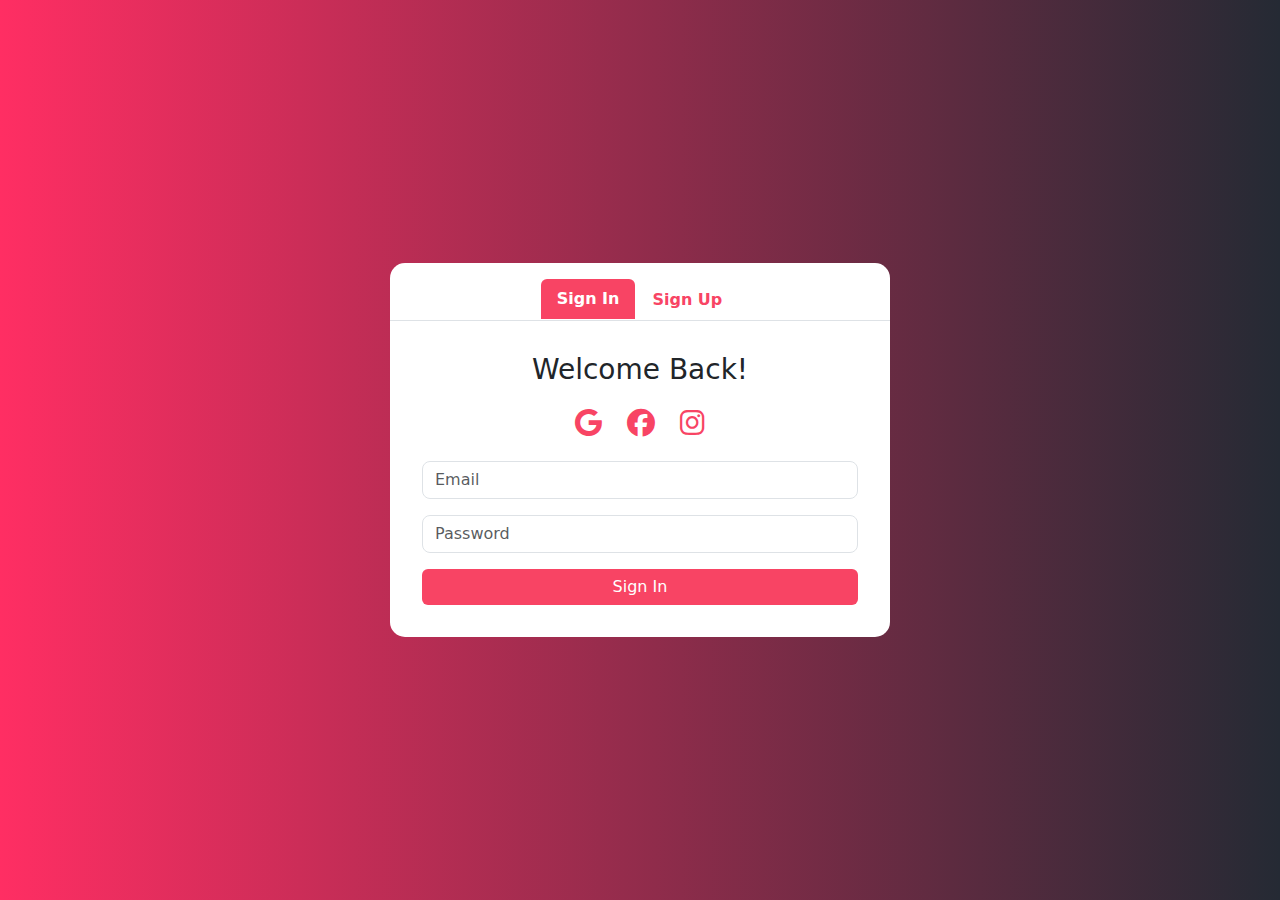
<file: login.html>
<!DOCTYPE html>
<html lang="en">
    
    <head>
        <meta charset="UTF-8" />
        <meta name="viewport" content="width=device-width, initial-scale=1.0" />
        <title>Login</title>
        <link href="https://cdn.jsdelivr.net/npm/bootstrap@5.3.7/dist/css/bootstrap.min.css" rel="stylesheet" />
        <link href="https://cdnjs.cloudflare.com/ajax/libs/font-awesome/6.5.2/css/all.min.css" rel="stylesheet" />
        <script src="https://cdn.jsdelivr.net/npm/bootstrap@5.3.7/dist/js/bootstrap.bundle.min.js" crossorigin="anonymous"></script>
  <style>
    body {
    background: linear-gradient(to right, #ff2e63, #252a34);
      /* background: linear-gradient(to right, #f84464, #ec407a); */
      color: #fff;
      min-height: 100vh;
      display: flex;
      justify-content: center;
      align-items: center;
    }

    .card {
      background-color: white;
      border: none;
      border-radius: 15px;
      overflow: hidden;
      width: 100%;
      max-width: 500px;
    }

    .tab-content {
      padding: 2rem;
    }

    .form-control {
      border-radius: 8px;
    }

    .btn-primary {
      background-color: #f84464;
      border: none;
    }

    .btn-primary:hover {
      background-color: #e53958;
    }

    .social-icons a {
      margin: 0 10px;
      color: #f84464;
      font-size: 1.75rem;
    }

    .nav-tabs .nav-link.active {
      background-color: #f84464;
      color: white;
      border: none;
    }

    .nav-tabs .nav-link {
      color: #f84464;
      font-weight: bold;
    }

    .brand-title {
      font-size: 2rem;
      font-weight: 700;
      color: #f84464;
      text-align: center;
      margin-top: 1rem;
    }

    @media (max-width: 768px) {
      .tab-content {
        padding: 1rem;
      }

      .brand-title {
        font-size: 1.5rem;
      }
    }
  </style>
</head>

<body>
  <div class="card">
    

    <ul class="nav nav-tabs justify-content-center pt-3" id="myTab" >
      <li class="nav-item">
        <button class="nav-link active" id="signin-tab" data-bs-toggle="tab" data-bs-target="#signin" type="button" role="tab">Sign In</button>
      </li>
      <li class="nav-item">
        <button class="nav-link" id="signup-tab" data-bs-toggle="tab" data-bs-target="#signup" type="button" role="tab">Sign Up</button>
      </li>
    </ul>

    <div class="tab-content" id="myTabContent">
      <!-- Sign In -->
      <div class="tab-pane fade show active" id="signin">
        <h3 class="text-center text-dark mb-3">Welcome Back!</h3>
        <div class="text-center social-icons mb-3">
          <a href="#"><i class="fab fa-google"></i></a>
          <a href="#"><i class="fab fa-facebook"></i></a>
          <a href="#"><i class="fab fa-instagram"></i></a>
        </div>
        <form>
          <div class="mb-3">
            <input type="email" class="form-control" placeholder="Email" required />
          </div>
          <div class="mb-3">
            <input type="password" class="form-control" placeholder="Password" required />
          </div>
          <div class="d-grid">
            <button type="submit" class="btn btn-primary">Sign In</button>
          </div>
        </form>
      </div>

      <!-- Sign Up -->
      <div class="tab-pane fade" id="signup" role="tabpanel">
        <h3 class="text-center text-dark mb-3">Create Your Account</h3>
        <div class="text-center social-icons mb-3">
          <a href="#"><i class="fab fa-google"></i></a>
          <a href="#"><i class="fab fa-facebook"></i></a>
          <a href="#"><i class="fab fa-instagram"></i></a>
        </div>
        <form>
          <div class="mb-3">
            <input type="text" class="form-control" placeholder="Name" required />
          </div>
          <div class="mb-3">
            <input type="email" class="form-control" placeholder="Email" required />
          </div>
          <div class="mb-3">
            <input type="password" class="form-control" placeholder="Password" required />
          </div>
          <div class="d-grid">
            <button type="submit" class="btn btn-primary">Sign Up</button>
          </div>
        </form>
      </div>
    </div>
  </div>

  
</body>
</html>
</file>
